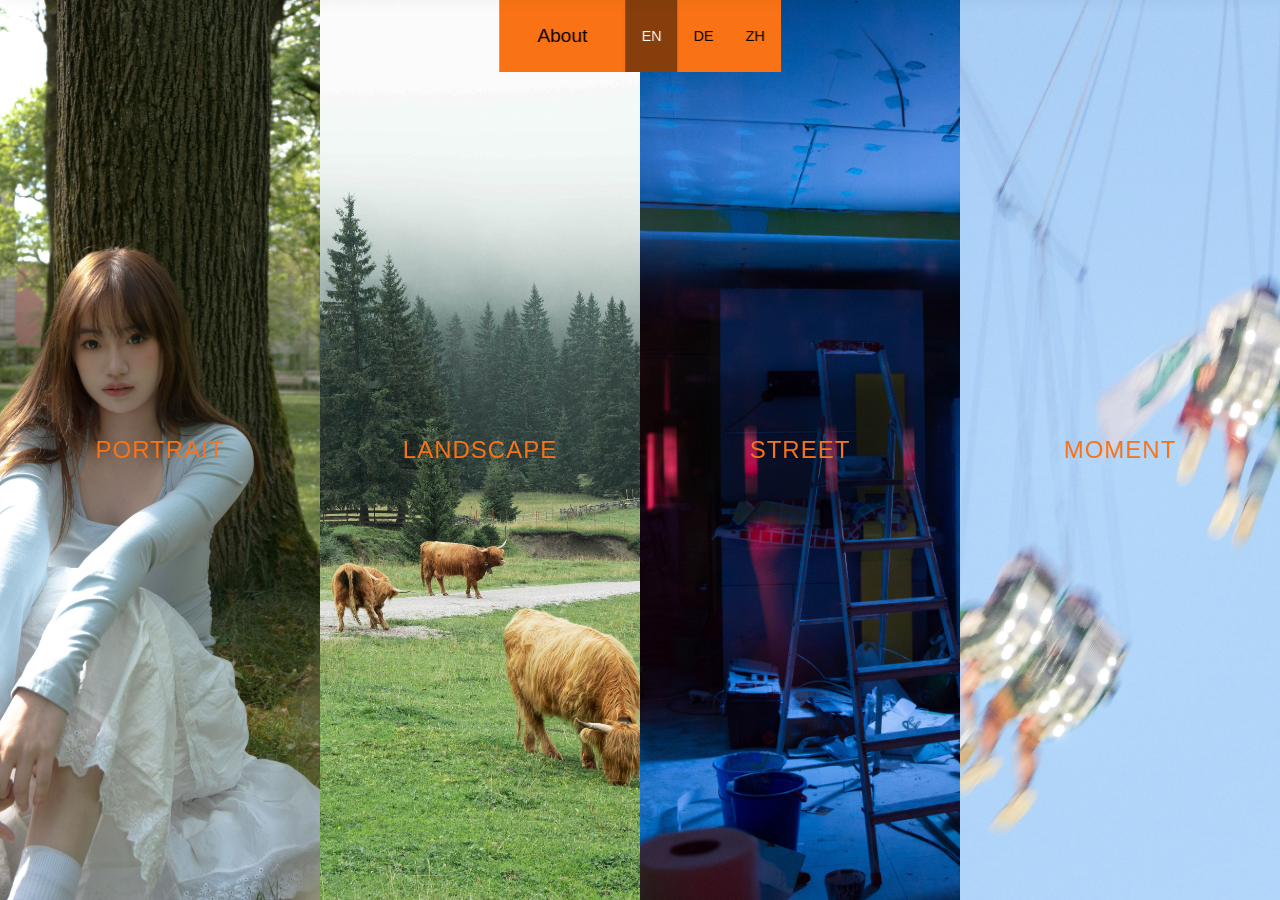
<file: index.html>
<!DOCTYPE html>
<html lang="en">
<head>
    <meta charset="UTF-8">
    <meta name="viewport" content="width=device-width, initial-scale=1.0">
    <meta name="description" content="Photography portfolio by Hu.">
    <title>Photography Portfolio</title>
    <link rel="stylesheet" href="style.css">
</head>
<body>
    <div class="main-layout">
        <header class="top-row">
            <div class="About-section">
                <button id="About-btn" data-i18n="AboutText">About</button>
            </div>
            <div class="lang-section">
                <div class="lang-switcher">
                    <input type="radio" id="lang-en" name="language" value="en">
                    <label for="lang-en">EN</label> 

                    <input type="radio" id="lang-de" name="language" value="de">
                    <label for="lang-de">DE</label>

                    <input type="radio" id="lang-zh" name="language" value="zh">
                    <label for="lang-zh">ZH</label>
                </div>
            </div>
        </header>

        <div id="About-overlay" class="hidden"></div>
        <aside id="About-sidebar" class="hidden">
            <button id="close-sidebar" data-i18n-attr="aria-label:closeAbout;title:closeAbout">&times;</button>
            <div class="sidebar-content">
                <div class="profile-img-col">
                    <img src="images/profile.jpg" alt="Profile picture" id="profile-img" data-i18n-attr="alt:profileAlt">
                </div>
                <div class="personal-info-col">
                    <ul>
                        <li><span class="label" data-i18n="nameLabel">Name:</span> <span class="value" data-i18n="nameValue">Hu</span></li>
                        <li><span class="label" data-i18n="natLabel">Nationality:</span> <span class="value" data-i18n="natValue">Chinese</span></li>
                        <li><span class="label" data-i18n="locLabel">Location:</span> <span class="value" data-i18n="locValue">Nürnberg, Germany</span></li>
                        <li><span class="label" data-i18n="emailLabel">Email:</span> <span class="value">huguanlin2024@gmail.com</span></li>
                        <li><span class="label" data-i18n="instagramLabel">Instagram:</span> <span class="value">@huguanlin_photographer</span></li>
                        <li><span class="label" data-i18n="rednoteLabel">Rednote:</span> <span class="value">5058400982d</span></li>
                    </ul>
                </div>
            </div>
        </aside>

        <main class="bottom-row">
            <a href="project.html?category=portrait" class="category-col">
                <h2 data-i18n="catPortrait">Portrait</h2>
            <img class="category-image" src="images/home/portrait.jpg" alt="Portrait photography" data-i18n-attr="alt:portraitAlt">
            </a>

            <a href="project.html?category=landscape" class="category-col">
                <h2 data-i18n="catLandscape">Landscape</h2>
                <img class="category-image" src="images/home/landscape.jpg" alt="Landscape photography" data-i18n-attr="alt:landscapeAlt">
            </a>

            <a href="project.html?category=street" class="category-col">
                <h2 data-i18n="catStreet">Street</h2>
                <img class="category-image category-image--street" src="images/home/street.jpg" alt="Street photography" data-i18n-attr="alt:streetAlt">
            </a>

            <a href="project.html?category=moment" class="category-col">
                <h2 data-i18n="catMoment">Moment</h2>
                <img class="category-image category-image--moment" src="images/home/moment.jpg" alt="Moment photography" data-i18n-attr="alt:momentAlt">
            </a>
        </main>
    </div>

    <script src="translation.js"></script>
    <script src="script.js" defer></script>
</body>
</html>
</file>
<file: style.css>
/* ==========================================================================
   Base & Reset
   ========================================================================== */
* {
    margin: 0;
    padding: 0;
    box-sizing: border-box;
}
:lang(en), :lang(de) {
  font-family:'Gill Sans', 'Gill Sans MT', Calibri, 'Trebuchet MS', sans-serif;
  font-weight: 400;
}

:lang(zh) {
  font-family: "Songti SC", "STSong", "SimSun", serif;
  font-weight: 700;
  font-size: 17px;
}
body {
    background-color: #F97316;
    color: #784e00;
    overflow-x: hidden;
}

a {
    text-decoration: none;
    color: inherit;
}

/* ==========================================================================
   main-layout
   ========================================================================== */
.main-layout {
    position: relative;
    width: 100vw;
    height: 100vh;
    overflow: hidden;
}

/* ==========================================================================
   Top Row 
   ========================================================================== */
.top-row {
    position: absolute;
    top: 0;
    left: 50%;
    transform: translateX(-50%);


    width: 22%;
    height: 8vh;

    display: grid;
    grid-template-columns: 1fr 1fr;
    align-items: center;
    overflow: hidden;

    z-index: 10; /* 压在图片上面 */
    /* background: linear-gradient(to right, rgba(0,0,0,0.2), rgba(255, 255, 255, 0.6)); 渐变黑 */
    background:transparent;
    backdrop-filter: blur(10px); /* 可选，磨砂效果 */
}
.About-section {
    width:100%;
    height: 100%;
    display: flex;
    align-items: center;
    justify-content: center;
}
#About-btn {
    width: 100%;
    height: 100%;
    border: none;
    border-radius: 0;
    background: #F97316;
    font-weight: 900;
    border:none;
    font-size: 1.2rem;
    cursor: pointer;
    font-weight: 500;
    transition: opacity 0.3s;
    color:#000000;

}

#About-btn:hover {
    background-color: #853D0C;
    color:#ffffff;

}

/* Segmented Control for Language Switcher */
.lang-section {
    width:100%;
    height: 100%;
    display: flex;
    background: #F97316;
    padding: 0;
    margin: 0;
    justify-content:flex-start;
}
.lang-switcher {
    display: flex;
    margin: 0;
    border-radius: 0px;
    height: 100%;
    width: 100%;
    border: none;
}

.lang-switcher input[type="radio"] {
    display: none;
}

.lang-switcher label {
    display: flex;
    height:100%;
    width:100%;
    padding: 6px 16px;
    cursor: pointer;
    font-size: 0.9rem;
    transition: all 0.3s ease;
    color: #000000;
    align-items: center;
    justify-content: center;
    font-family:'Gill Sans', 'Gill Sans MT', Calibri, 'Trebuchet MS', sans-serif;
    font-weight: 400;
}

.lang-switcher input[type="radio"]:checked + label {
    background-color: #00000077;
    color: #ffffff;
    box-shadow: 0 2px 4px rgba(0,0,0,0.05);
}

/* ==========================================================================
   About Sidebar & Overlay
   ========================================================================== */
#About-overlay {
    display:flex;
    position: fixed;
    top: 0;
    left: 0;
    width: 100vw;
    height: 100vh;
    background: rgba(12, 12, 12, 0.8);
    backdrop-filter: blur(5px);
    z-index: 99;
    opacity: 0;
    visibility: hidden;
    transition: all 0.4s ease;
}

#About-overlay.active {
    opacity: 1;
    visibility: visible;
}

#About-sidebar {
    display: flex;
    position: fixed;
    top: 0;
    left: 0;
    width: 100%;
    height: 60vh;
    background-color: #F97316;
    z-index: 100;
    box-shadow: 2px 0 15px rgba(0,0,0,0.05);
    transform: translateY(-100%);
    transition: transform 0.4s cubic-bezier(0.25, 0.8, 0.25, 1);
    padding: 40px;
    overflow-x: auto;
}

#About-sidebar.active {
    transform: translateY(0);
}

#close-sidebar {
    position: absolute;
    top: 20px;
    right: 20px;
    background: none;
    border: none;
    font-size: 2rem;
    cursor: pointer;
    color: #111;
}

.sidebar-content {
    display: flex;
    flex-direction: row;
    gap: 30px;
    margin-right: 40px;
}

.profile-img-col {
    width:50%;
}

.profile-img-col img {
    width: 60%;
    aspect-ratio: 1/1;
    object-fit: cover;
    border-radius: 4px;
}

.personal-info-col {
    width: 50%;
    display: flex;
    align-items: center;
    justify-content: center;

}

.personal-info-col ul {
    list-style: none;
    width: 80%;
}

.personal-info-col li {
    margin-bottom: 35px;
    font-size: 1.1rem;
    display: flex;
    justify-content: space-between;

    padding-bottom: 6px;
}

.personal-info-col .label {
    color: #000000;
}

/* ==========================================================================
   Bottom Row (95vh) & Categories
   ========================================================================== */
.bottom-row {
    position: relative;
    width: 100%;
    height: 100%;
    display: flex;
}

.category-col {
    flex: 1;
    position: relative;
    display: flex;
    flex-direction: column;
    border-right:none;
    background-color: #fafafa;
    overflow: hidden;
    transition: background-color 0.3s;
}

.category-col:last-child {
    border-right: none;
}

.category-col h2 {
    position: absolute;
    top: 50%;
    left: 50%;
    transform: translate(-50%, -50%);
    margin: 0;
    z-index: 2;
    color:#F97316;
    font-size: 1.5rem;
    letter-spacing: 1px;
    text-transform: uppercase;
    text-align: center;
    pointer-events: none;
}

.category-col img {
    width: 100%;
    height: 100%;
    object-fit: cover;
    display: block;
    transition: transform 0.6s ease;
}

.category-col:hover img {
    transform: scale(1.03);
}

/* ==========================================================================
   Responsive Logic
   ========================================================================== */
/* iPad / tablet */
@media (max-width: 1024px) {
    .main-layout {
        height: auto;
        min-height: 500px;
        overflow-x: auto;
        overflow-y: auto;
    }

    .top-row {
        width: auto;
        height: auto;
        min-height: 64px;
    }

    .bottom-row {
        display: flex;
        flex-wrap: wrap;
        height: auto;
        padding-top: 64px;
    }

    .category-col {
        flex: 0 0 50%;
        height: 40vh;
    }

    #About-sidebar {
        height: auto;
        min-height: 50vh;
        padding: 30px;
    }

    .sidebar-content {
        gap: 20px;
    }

    .profile-img-col img {
        width: 80%;
    }

    .personal-info-col ul {
        width: 100%;
    }

    .personal-info-col li {
        font-size: 1rem;
        margin-bottom: 20px;
    }
}

/* phone */
@media (max-width: 600px) {
    .main-layout {
        height: auto;
        min-height: 100vh;
        overflow: visible;
    }

    /* top row on the right side */
    .top-row {
        position: fixed;
        top: 0;
        right: 0;
        left: auto;
        transform: none;

        width: 120px;
        height: auto;

        display: flex;
        flex-direction: column;
        align-items: stretch;

        z-index: 20;
    }

    /* About + language switcher stacked vertically */
    .About-section,
    .lang-section {
        width: 100%;
        height: auto;
    }

    #About-btn {
        min-height: 52px;
        font-size: 1rem;
    }

    .lang-switcher {
        display: flex;
        flex-direction: column;
        width: 100%;
        height: auto;
    }

    .lang-switcher label {
        min-height: 48px;
        width: 100%;
        padding: 10px 12px;
    }

    /* 4 projects in one column */
    .bottom-row {
        display: flex;
        flex-direction: column;
        flex-wrap: nowrap;
        height: 50vh;
        padding: 0;
    }

    .category-col {
        flex: 0 0 100%;
        width: 100%;
        height: 38vh;
    }

    .category-col h2 {
        font-size: 1.2rem;
    }

    /* About sidebar opens from RIGHT on phone */
    #About-sidebar {
        top: 0;
        left: auto;
        right: auto;
        width: 100vw;
        height: 100vh;
        padding: 30px 30px 30px 30px;
        overflow-y: auto;

        transform: translateX(100%);
        transition: transform 0.4s cubic-bezier(0.25, 0.8, 0.25, 1);
    }
    #close-sidebar {
        position: absolute;
        top: 25px;
        right: 25px;
        background: none;
        border: none;
        font-size: 2rem;
        cursor: pointer;
        color: #111;
    }

    #About-sidebar.active {
        transform: translateX(0);
    }

    .sidebar-content {
        flex-direction: column;
        gap: 20px;
        margin-right: 0;
    }

    .profile-img-col,
    .personal-info-col {
        width: 100%;
    }

    .profile-img-col img {
        width: 100%;
        max-width: 260px;
    }

    .personal-info-col {
        justify-content: flex-start;
    }

    .personal-info-col ul {
        width: 100%;
    }

    .personal-info-col li {
        font-size: 0.95rem;
        margin-bottom: 16px;
        gap: 10px;
    }
}
</file>
